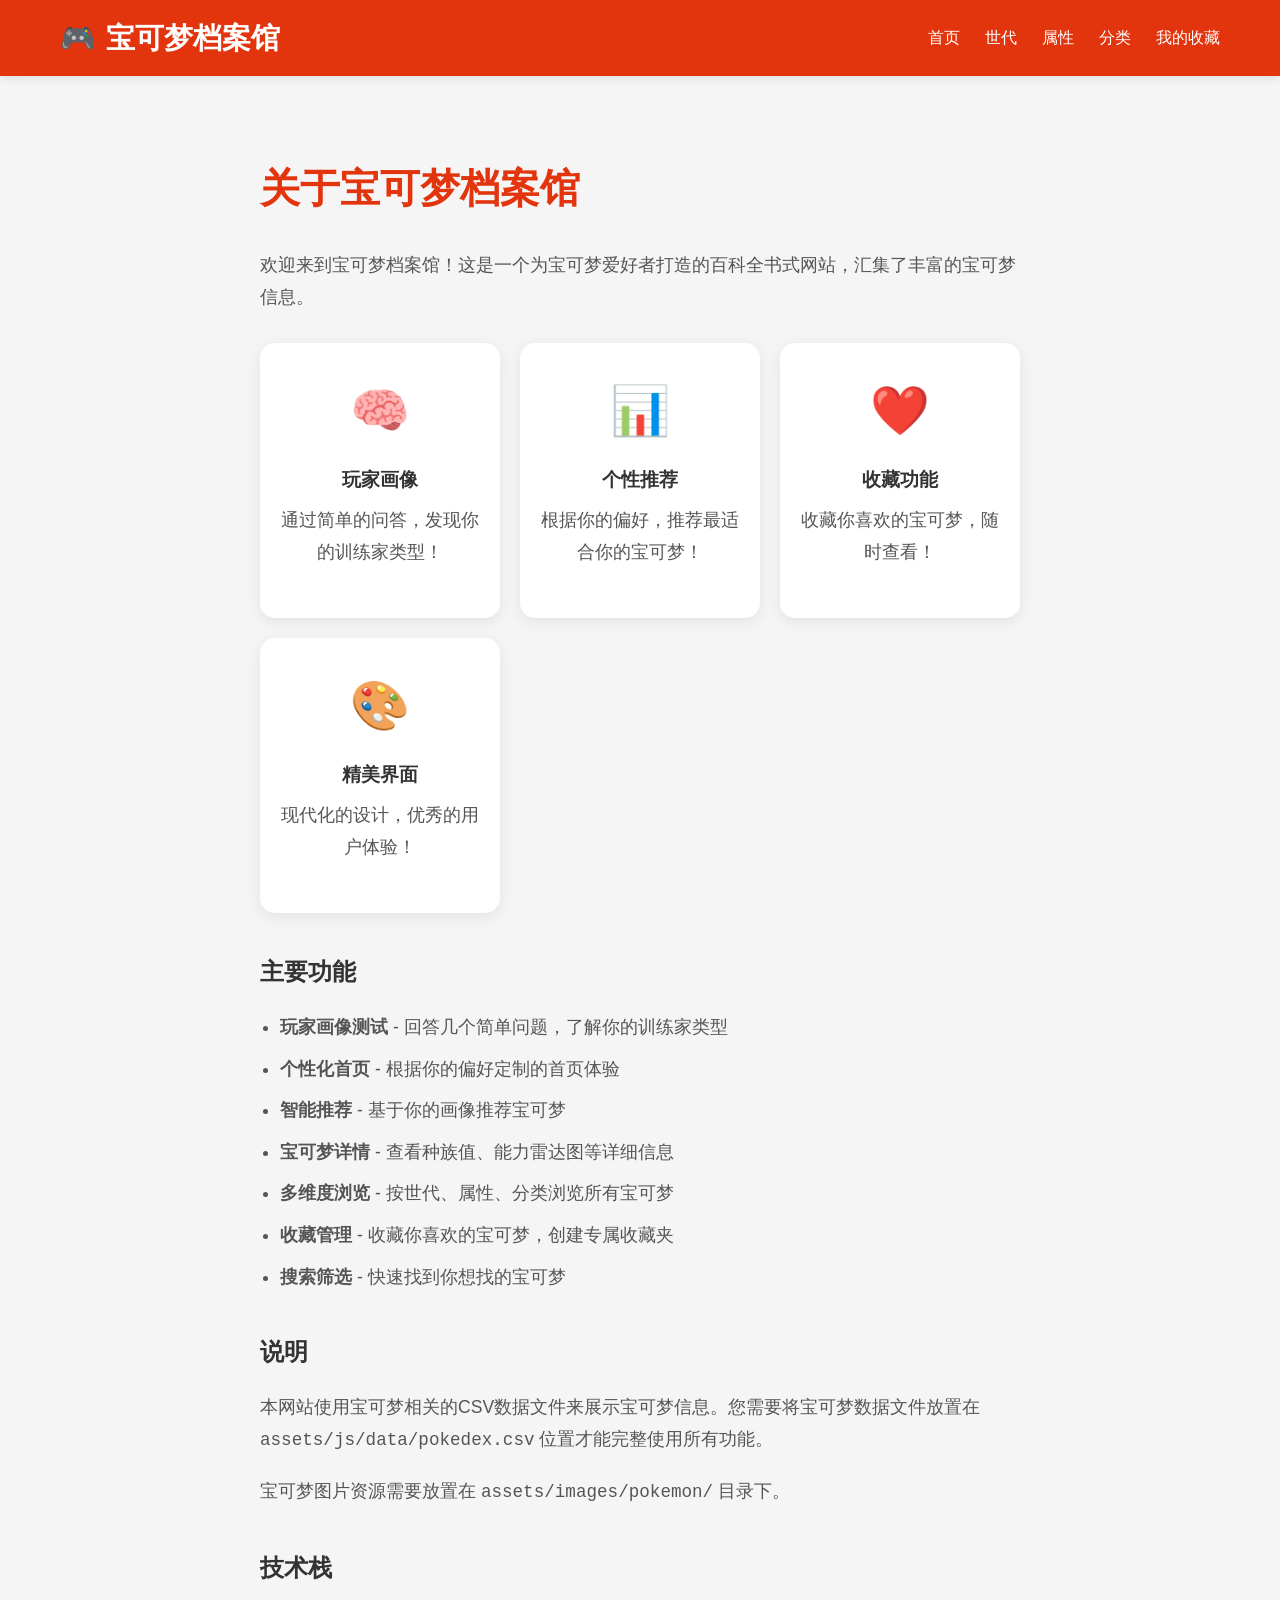
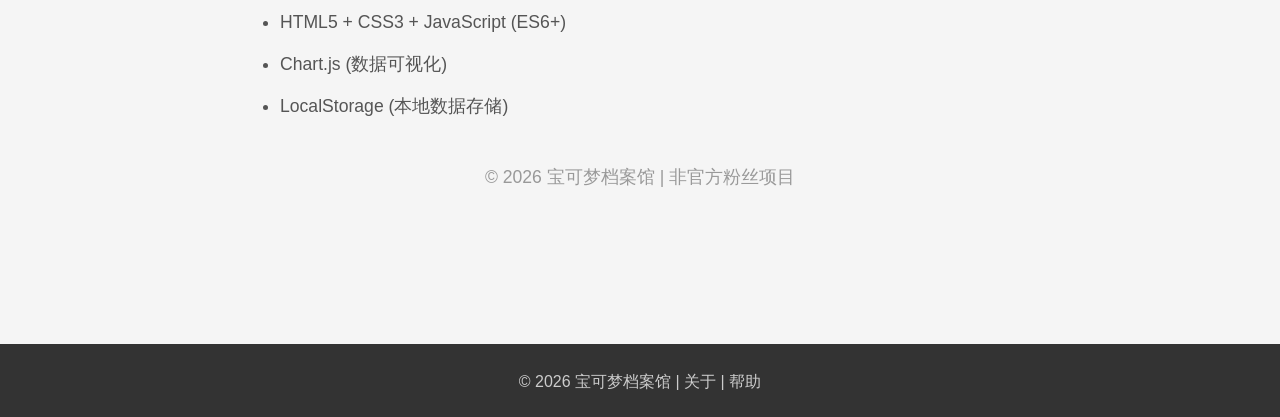
<file: about/index.html>
<!DOCTYPE html>
<html lang="zh-CN">
<head>
    <meta charset="UTF-8">
    <meta name="viewport" content="width=device-width, initial-scale=1.0">
    <title>关于 - 宝可梦档案馆</title>
    <link rel="stylesheet" href="../assets/css/common.css">
    <style>
        .about-page {
            max-width: 800px;
            margin: 0 auto;
            padding: 40px 20px;
        }
        .about-page h1 {
            font-size: 2.5rem;
            margin-bottom: 30px;
            color: #E3350D;
        }
        .about-page h2 {
            font-size: 1.5rem;
            margin: 40px 0 20px;
            color: #333;
        }
        .about-page p {
            font-size: 1.1rem;
            line-height: 1.8;
            color: #555;
            margin-bottom: 20px;
        }
        .about-page ul {
            margin-left: 20px;
        }
        .about-page li {
            font-size: 1.1rem;
            line-height: 1.8;
            color: #555;
            margin-bottom: 10px;
        }
        .feature-grid {
            display: grid;
            grid-template-columns: repeat(auto-fit, minmax(200px, 1fr));
            gap: 20px;
            margin: 30px 0;
        }
        .feature-card {
            background: white;
            padding: 30px 20px;
            border-radius: 15px;
            text-align: center;
            box-shadow: 0 4px 15px rgba(0, 0, 0, 0.08);
        }
        .feature-icon {
            font-size: 3rem;
            margin-bottom: 15px;
        }
        .feature-card h3 {
            margin-bottom: 10px;
            color: #333;
        }
    </style>
</head>
<body>
    <header>
        <div class="container">
            <div class="logo">
                <span>🎮</span>
                <span>宝可梦档案馆</span>
            </div>
            <nav>
                <ul>
                    <li><a href="../index.html">首页</a></li>
                    <li><a href="../browse/generation.html">世代</a></li>
                    <li><a href="../browse/type.html">属性</a></li>
                    <li><a href="../browse/category.html">分类</a></li>
                    <li><a href="../user/collection.html">我的收藏</a></li>
                </ul>
            </nav>
        </div>
    </header>

    <main>
        <div class="about-page">
            <h1>关于宝可梦档案馆</h1>
            
            <p>欢迎来到宝可梦档案馆！这是一个为宝可梦爱好者打造的百科全书式网站，汇集了丰富的宝可梦信息。</p>
            
            <div class="feature-grid">
                <div class="feature-card">
                    <div class="feature-icon">🧠</div>
                    <h3>玩家画像</h3>
                    <p>通过简单的问答，发现你的训练家类型！</p>
                </div>
                <div class="feature-card">
                    <div class="feature-icon">📊</div>
                    <h3>个性推荐</h3>
                    <p>根据你的偏好，推荐最适合你的宝可梦！</p>
                </div>
                <div class="feature-card">
                    <div class="feature-icon">❤️</div>
                    <h3>收藏功能</h3>
                    <p>收藏你喜欢的宝可梦，随时查看！</p>
                </div>
                <div class="feature-card">
                    <div class="feature-icon">🎨</div>
                    <h3>精美界面</h3>
                    <p>现代化的设计，优秀的用户体验！</p>
                </div>
            </div>
            
            <h2>主要功能</h2>
            <ul>
                <li><strong>玩家画像测试</strong> - 回答几个简单问题，了解你的训练家类型</li>
                <li><strong>个性化首页</strong> - 根据你的偏好定制的首页体验</li>
                <li><strong>智能推荐</strong> - 基于你的画像推荐宝可梦</li>
                <li><strong>宝可梦详情</strong> - 查看种族值、能力雷达图等详细信息</li>
                <li><strong>多维度浏览</strong> - 按世代、属性、分类浏览所有宝可梦</li>
                <li><strong>收藏管理</strong> - 收藏你喜欢的宝可梦，创建专属收藏夹</li>
                <li><strong>搜索筛选</strong> - 快速找到你想找的宝可梦</li>
            </ul>
            
            <h2>说明</h2>
            <p>本网站使用宝可梦相关的CSV数据文件来展示宝可梦信息。您需要将宝可梦数据文件放置在 <code>assets/js/data/pokedex.csv</code> 位置才能完整使用所有功能。</p>
            <p>宝可梦图片资源需要放置在 <code>assets/images/pokemon/</code> 目录下。</p>
            
            <h2>技术栈</h2>
            <ul>
                <li>HTML5 + CSS3 + JavaScript (ES6+)</li>
                <li>Chart.js (数据可视化)</li>
                <li>LocalStorage (本地数据存储)</li>
            </ul>
            
            <p style="margin-top: 40px; text-align: center; color: #999;">
                © 2026 宝可梦档案馆 | 非官方粉丝项目
            </p>
        </div>
    </main>

    <footer>
        <div class="container">
            <p>© 2026 宝可梦档案馆 | <a href="index.html">关于</a> | <a href="../help/guide.html">帮助</a></p>
        </div>
    </footer>
</body>
</html>
</file>
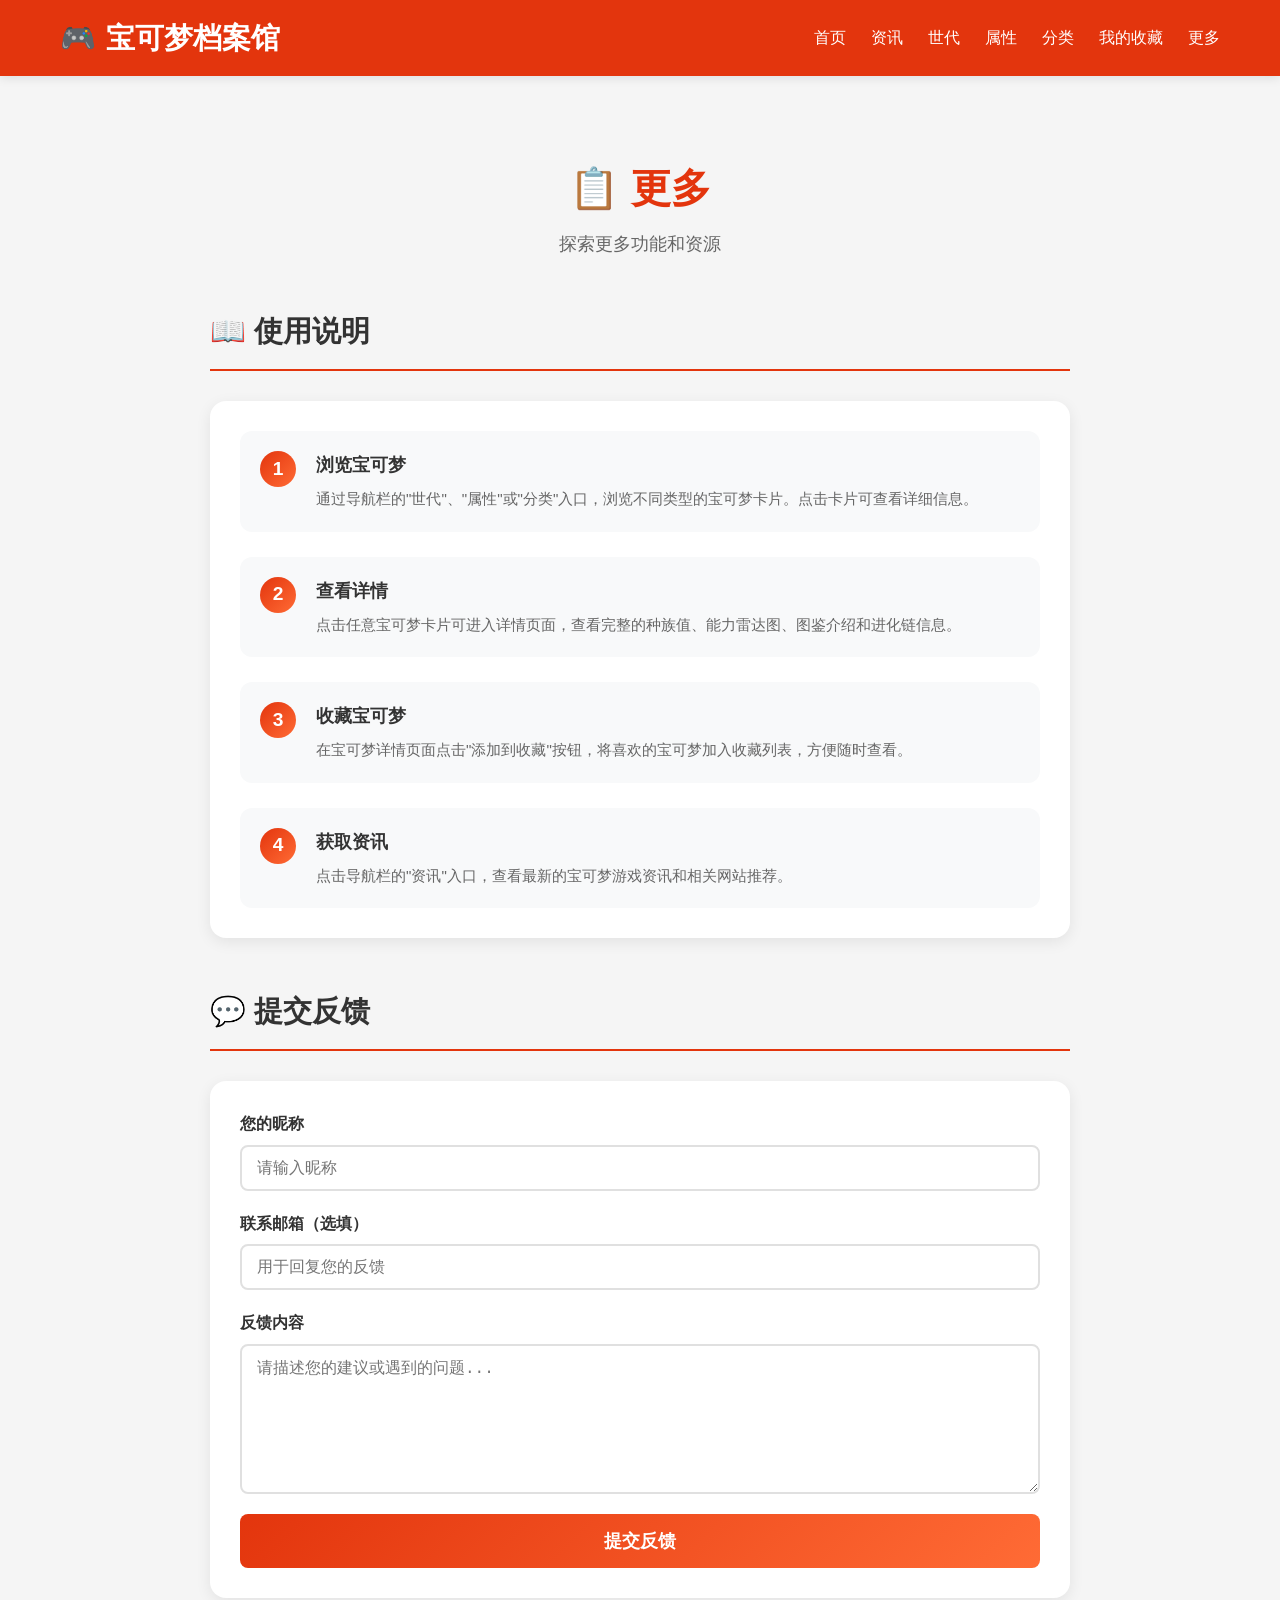
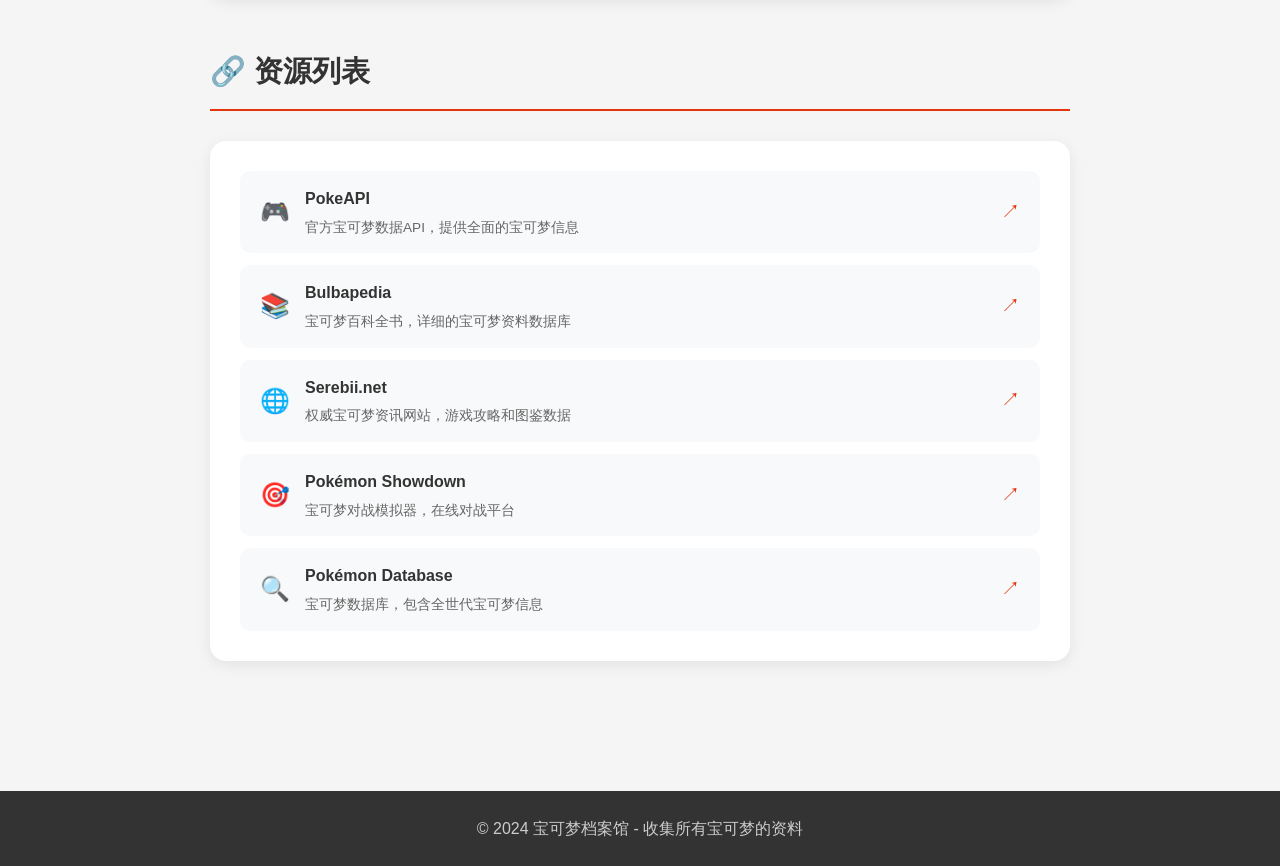
<file: more.html>
<!DOCTYPE html>
<html lang="zh-CN">
<head>
    <meta charset="UTF-8">
    <meta name="viewport" content="width=device-width, initial-scale=1.0">
    <title>更多 - 宝可梦档案馆</title>
    <link rel="stylesheet" href="assets/css/common.css">
    <style>
        .more-container {
            max-width: 900px;
            margin: 0 auto;
            padding: 40px 20px;
        }
        
        .more-header {
            text-align: center;
            margin-bottom: 50px;
        }
        
        .more-header h1 {
            font-size: 2.5rem;
            color: #e3350d;
            margin-bottom: 10px;
        }
        
        .more-header p {
            color: #666;
            font-size: 1.1rem;
        }
        
        .more-grid {
            display: grid;
            grid-template-columns: repeat(auto-fit, minmax(280px, 1fr));
            gap: 30px;
        }
        
        .more-card {
            background: white;
            border-radius: 16px;
            padding: 30px;
            box-shadow: 0 4px 15px rgba(0, 0, 0, 0.08);
            transition: transform 0.3s, box-shadow 0.3s;
            cursor: pointer;
            text-align: center;
        }
        
        .more-card:hover {
            transform: translateY(-5px);
            box-shadow: 0 8px 25px rgba(0, 0, 0, 0.12);
        }
        
        .more-icon {
            font-size: 3.5rem;
            margin-bottom: 20px;
        }
        
        .more-card h3 {
            font-size: 1.4rem;
            color: #333;
            margin-bottom: 15px;
        }
        
        .more-card p {
            color: #666;
            font-size: 0.95rem;
            line-height: 1.6;
        }
        
        .more-card .arrow {
            display: inline-block;
            margin-top: 20px;
            color: #e3350d;
            font-weight: bold;
            opacity: 0;
            transition: opacity 0.3s;
        }
        
        .more-card:hover .arrow {
            opacity: 1;
        }
        
        .section-title {
            font-size: 1.8rem;
            color: #333;
            margin: 50px 0 30px 0;
            padding-bottom: 15px;
            border-bottom: 2px solid #e3350d;
        }
        
        /* 使用说明样式 */
        .guide-section {
            background: white;
            border-radius: 16px;
            padding: 30px;
            box-shadow: 0 4px 15px rgba(0, 0, 0, 0.08);
        }
        
        .guide-item {
            display: flex;
            align-items: flex-start;
            margin-bottom: 25px;
            padding: 20px;
            background: #f8f9fa;
            border-radius: 12px;
        }
        
        .guide-item:last-child {
            margin-bottom: 0;
        }
        
        .guide-number {
            width: 36px;
            height: 36px;
            background: linear-gradient(135deg, #e3350d, #ff6b35);
            color: white;
            border-radius: 50%;
            display: flex;
            align-items: center;
            justify-content: center;
            font-weight: bold;
            font-size: 1.2rem;
            margin-right: 20px;
            flex-shrink: 0;
        }
        
        .guide-content h4 {
            margin: 0 0 8px 0;
            color: #333;
            font-size: 1.1rem;
        }
        
        .guide-content p {
            margin: 0;
            color: #666;
            font-size: 0.95rem;
        }
        
        /* 反馈表单样式 */
        .feedback-section {
            background: white;
            border-radius: 16px;
            padding: 30px;
            box-shadow: 0 4px 15px rgba(0, 0, 0, 0.08);
        }
        
        .feedback-form {
            display: flex;
            flex-direction: column;
            gap: 20px;
        }
        
        .form-group {
            display: flex;
            flex-direction: column;
        }
        
        .form-group label {
            font-weight: bold;
            color: #333;
            margin-bottom: 8px;
        }
        
        .form-group input,
        .form-group textarea {
            padding: 12px 15px;
            border: 2px solid #e0e0e0;
            border-radius: 8px;
            font-size: 1rem;
            transition: border-color 0.3s;
        }
        
        .form-group input:focus,
        .form-group textarea:focus {
            outline: none;
            border-color: #e3350d;
        }
        
        .form-group textarea {
            min-height: 150px;
            resize: vertical;
        }
        
        .submit-btn {
            background: linear-gradient(135deg, #e3350d, #ff6b35);
            color: white;
            border: none;
            padding: 15px 30px;
            border-radius: 8px;
            font-size: 1.1rem;
            font-weight: bold;
            cursor: pointer;
            transition: transform 0.2s, box-shadow 0.2s;
        }
        
        .submit-btn:hover {
            transform: translateY(-2px);
            box-shadow: 0 4px 15px rgba(227, 53, 13, 0.3);
        }
        
        .submit-btn:active {
            transform: translateY(0);
        }
        
        .feedback-success {
            display: none;
            background: #d4edda;
            color: #155724;
            padding: 15px 20px;
            border-radius: 8px;
            margin-top: 20px;
            text-align: center;
        }
        
        /* 资源列表样式 */
        .resources-section {
            background: white;
            border-radius: 16px;
            padding: 30px;
            box-shadow: 0 4px 15px rgba(0, 0, 0, 0.08);
        }
        
        .resources-list {
            list-style: none;
            padding: 0;
            margin: 0;
        }
        
        .resource-item {
            display: flex;
            align-items: center;
            padding: 15px 20px;
            background: #f8f9fa;
            border-radius: 10px;
            margin-bottom: 12px;
            transition: background 0.3s;
        }
        
        .resource-item:last-child {
            margin-bottom: 0;
        }
        
        .resource-item:hover {
            background: #e9ecef;
        }
        
        .resource-icon {
            font-size: 1.5rem;
            margin-right: 15px;
        }
        
        .resource-info {
            flex: 1;
        }
        
        .resource-info h4 {
            margin: 0 0 5px 0;
            color: #333;
        }
        
        .resource-info p {
            margin: 0;
            color: #666;
            font-size: 0.85rem;
        }
        
        .resource-link {
            color: #e3350d;
            font-size: 1.2rem;
            text-decoration: none;
        }
        
        .resource-link:hover {
            text-decoration: underline;
        }
    </style>
</head>
<body>
    <header>
        <div class="container">
            <div class="logo">
                <span>🎮</span>
                <span>宝可梦档案馆</span>
            </div>
            <nav>
                <ul>
                    <li><a href="index.html">首页</a></li>
                    <li><a href="news.html">资讯</a></li>
                    <li><a href="browse/generation.html">世代</a></li>
                    <li><a href="browse/type.html">属性</a></li>
                    <li><a href="browse/category.html">分类</a></li>
                    <li><a href="user/collection.html">我的收藏</a></li>
                    <li><a href="more.html" class="active">更多</a></li>
                </ul>
            </nav>
        </div>
    </header>

    <main>
        <div class="more-container">
            <div class="more-header">
                <h1>📋 更多</h1>
                <p>探索更多功能和资源</p>
            </div>

            <!-- 使用说明 -->
            <h2 class="section-title">📖 使用说明</h2>
            <div class="guide-section">
                <div class="guide-item">
                    <div class="guide-number">1</div>
                    <div class="guide-content">
                        <h4>浏览宝可梦</h4>
                        <p>通过导航栏的"世代"、"属性"或"分类"入口，浏览不同类型的宝可梦卡片。点击卡片可查看详细信息。</p>
                    </div>
                </div>
                <div class="guide-item">
                    <div class="guide-number">2</div>
                    <div class="guide-content">
                        <h4>查看详情</h4>
                        <p>点击任意宝可梦卡片可进入详情页面，查看完整的种族值、能力雷达图、图鉴介绍和进化链信息。</p>
                    </div>
                </div>
                <div class="guide-item">
                    <div class="guide-number">3</div>
                    <div class="guide-content">
                        <h4>收藏宝可梦</h4>
                        <p>在宝可梦详情页面点击"添加到收藏"按钮，将喜欢的宝可梦加入收藏列表，方便随时查看。</p>
                    </div>
                </div>
                <div class="guide-item">
                    <div class="guide-number">4</div>
                    <div class="guide-content">
                        <h4>获取资讯</h4>
                        <p>点击导航栏的"资讯"入口，查看最新的宝可梦游戏资讯和相关网站推荐。</p>
                    </div>
                </div>
            </div>

            <!-- 提交反馈 -->
            <h2 class="section-title">💬 提交反馈</h2>
            <div class="feedback-section">
                <form class="feedback-form" id="feedbackForm">
                    <div class="form-group">
                        <label for="feedbackName">您的昵称</label>
                        <input type="text" id="feedbackName" placeholder="请输入昵称" required>
                    </div>
                    <div class="form-group">
                        <label for="feedbackEmail">联系邮箱（选填）</label>
                        <input type="email" id="feedbackEmail" placeholder="用于回复您的反馈">
                    </div>
                    <div class="form-group">
                        <label for="feedbackContent">反馈内容</label>
                        <textarea id="feedbackContent" placeholder="请描述您的建议或遇到的问题..." required></textarea>
                    </div>
                    <button type="submit" class="submit-btn">提交反馈</button>
                </form>
                <div class="feedback-success" id="feedbackSuccess">
                    ✅ 反馈提交成功！感谢您的建议，我们会认真处理。
                </div>
            </div>

            <!-- 资源列表 -->
            <h2 class="section-title">🔗 资源列表</h2>
            <div class="resources-section">
                <ul class="resources-list">
                    <li class="resource-item">
                        <span class="resource-icon">🎮</span>
                        <div class="resource-info">
                            <h4>PokeAPI</h4>
                            <p>官方宝可梦数据API，提供全面的宝可梦信息</p>
                        </div>
                        <a href="https://pokeapi.co/" target="_blank" class="resource-link">↗</a>
                    </li>
                    <li class="resource-item">
                        <span class="resource-icon">📚</span>
                        <div class="resource-info">
                            <h4>Bulbapedia</h4>
                            <p>宝可梦百科全书，详细的宝可梦资料数据库</p>
                        </div>
                        <a href="https://bulbapedia.bulbagarden.net/" target="_blank" class="resource-link">↗</a>
                    </li>
                    <li class="resource-item">
                        <span class="resource-icon">🌐</span>
                        <div class="resource-info">
                            <h4>Serebii.net</h4>
                            <p>权威宝可梦资讯网站，游戏攻略和图鉴数据</p>
                        </div>
                        <a href="https://www.serebii.net/" target="_blank" class="resource-link">↗</a>
                    </li>
                    <li class="resource-item">
                        <span class="resource-icon">🎯</span>
                        <div class="resource-info">
                            <h4>Pokémon Showdown</h4>
                            <p>宝可梦对战模拟器，在线对战平台</p>
                        </div>
                        <a href="https://play.pokemonshowdown.com/" target="_blank" class="resource-link">↗</a>
                    </li>
                    <li class="resource-item">
                        <span class="resource-icon">🔍</span>
                        <div class="resource-info">
                            <h4>Pokémon Database</h4>
                            <p>宝可梦数据库，包含全世代宝可梦信息</p>
                        </div>
                        <a href="https://pokemondb.net/" target="_blank" class="resource-link">↗</a>
                    </li>
                </ul>
            </div>
        </div>
    </main>

    <footer>
        <div class="container">
            <p>&copy; 2024 宝可梦档案馆 - 收集所有宝可梦的资料</p>
        </div>
    </footer>

    <script>
        document.getElementById('feedbackForm').addEventListener('submit', function(e) {
            e.preventDefault();
            
            const name = document.getElementById('feedbackName').value;
            const email = document.getElementById('feedbackEmail').value;
            const content = document.getElementById('feedbackContent').value;
            
            console.log('反馈信息:', { name, email, content });
            
            document.getElementById('feedbackForm').style.display = 'none';
            document.getElementById('feedbackSuccess').style.display = 'block';
        });
    </script>
</body>
</html>
</file>
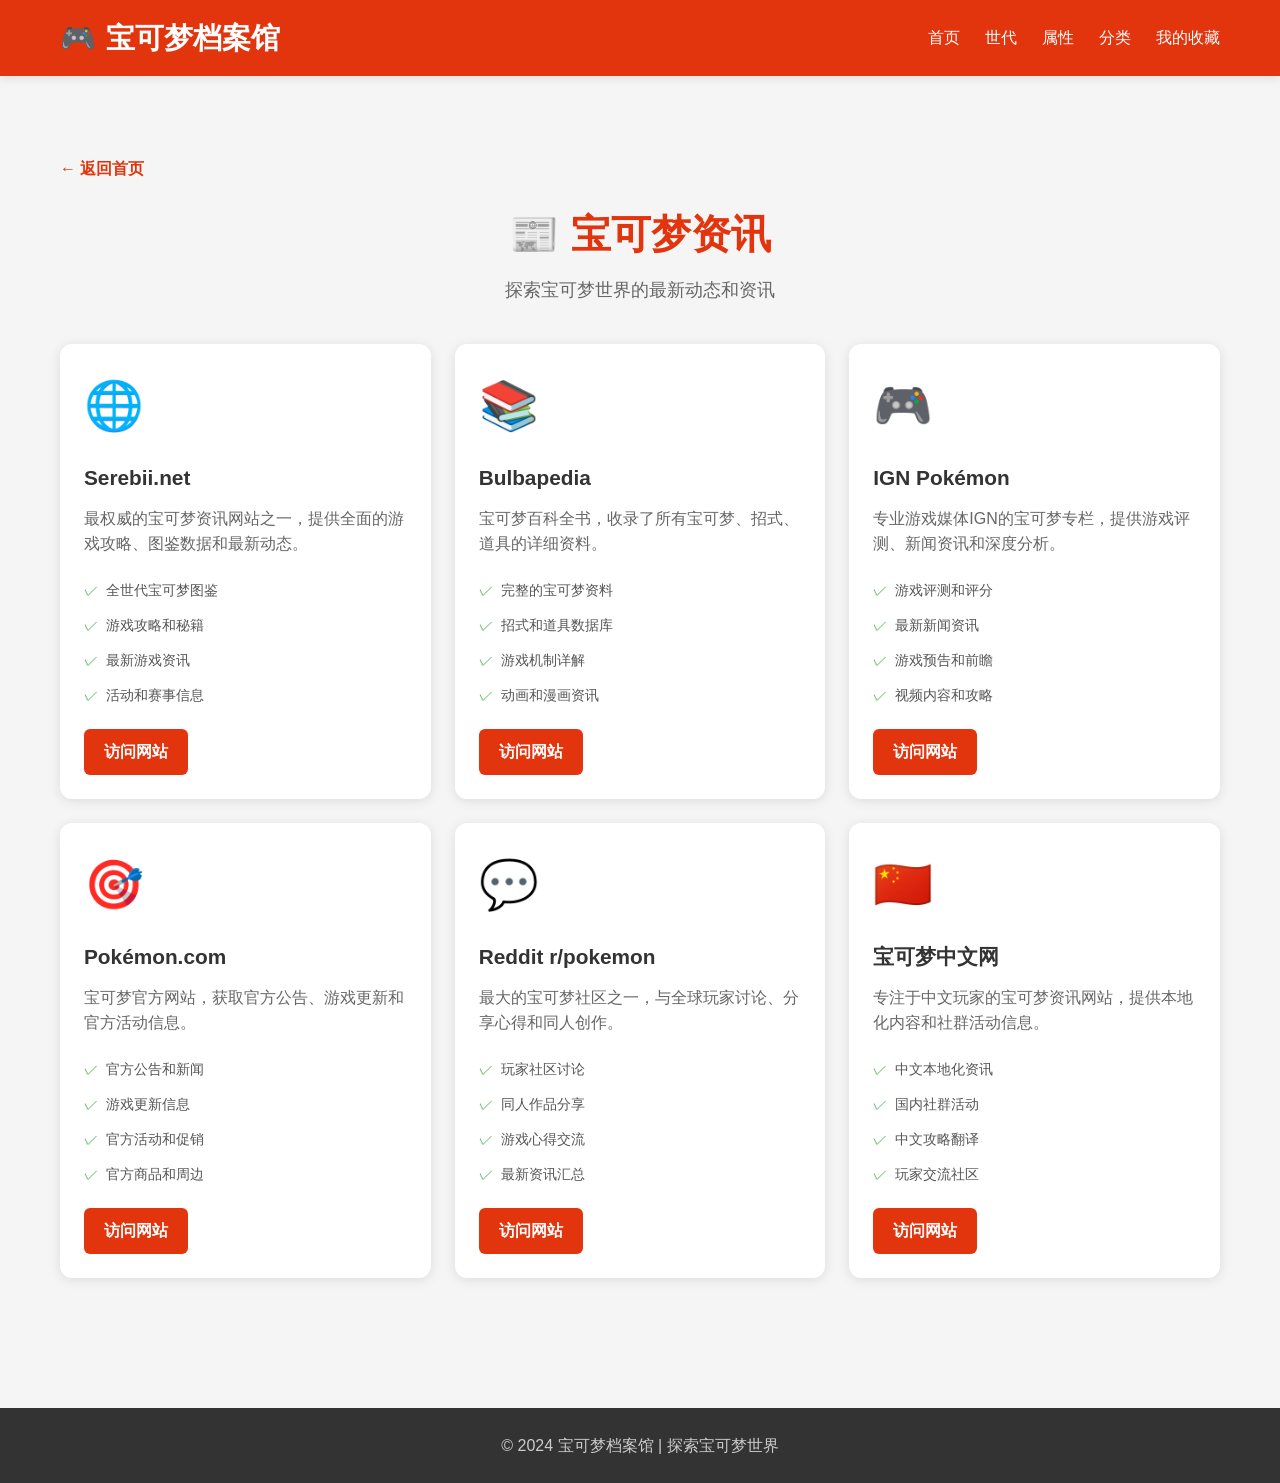
<file: news.html>
<!DOCTYPE html>
<html lang="zh-CN">
<head>
    <meta charset="UTF-8">
    <meta name="viewport" content="width=device-width, initial-scale=1.0">
    <title>宝可梦资讯 - 宝可梦档案馆</title>
    <link rel="stylesheet" href="assets/css/common.css">
    <style>
        .news-container {
            max-width: 1200px;
            margin: 0 auto;
            padding: 40px 20px;
        }

        .news-header {
            text-align: center;
            margin-bottom: 40px;
        }

        .news-header h1 {
            font-size: 2.5rem;
            color: #e3350d;
            margin-bottom: 10px;
        }

        .news-header p {
            color: #666;
            font-size: 1.1rem;
        }

        .news-grid {
            display: grid;
            grid-template-columns: repeat(auto-fit, minmax(300px, 1fr));
            gap: 24px;
        }

        .news-card {
            background: white;
            border-radius: 12px;
            padding: 24px;
            box-shadow: 0 2px 12px rgba(0, 0, 0, 0.1);
            transition: transform 0.2s, box-shadow 0.2s;
        }

        .news-card:hover {
            transform: translateY(-4px);
            box-shadow: 0 4px 20px rgba(0, 0, 0, 0.15);
        }

        .news-logo {
            font-size: 3rem;
            margin-bottom: 16px;
        }

        .news-card h3 {
            font-size: 1.3rem;
            color: #333;
            margin-bottom: 12px;
        }

        .news-card p {
            color: #666;
            line-height: 1.6;
            margin-bottom: 16px;
        }

        .news-features {
            list-style: none;
            padding: 0;
            margin-bottom: 16px;
        }

        .news-features li {
            padding: 6px 0;
            color: #555;
            font-size: 0.9rem;
        }

        .news-features li::before {
            content: '✓';
            color: #4CAF50;
            margin-right: 8px;
        }

        .news-link {
            display: inline-block;
            padding: 10px 20px;
            background: #e3350d;
            color: white;
            text-decoration: none;
            border-radius: 6px;
            font-weight: bold;
            transition: background 0.2s;
        }

        .news-link:hover {
            background: #c92a09;
        }

        .back-link {
            display: inline-block;
            margin-bottom: 20px;
            color: #e3350d;
            text-decoration: none;
            font-weight: bold;
        }

        .back-link:hover {
            text-decoration: underline;
        }
    </style>
</head>
<body>
    <header>
        <div class="container">
            <div class="logo">
                <span>🎮</span>
                <span>宝可梦档案馆</span>
            </div>
            <nav>
                <ul>
                    <li><a href="index.html">首页</a></li>
                    <li><a href="browse/generation.html">世代</a></li>
                    <li><a href="browse/type.html">属性</a></li>
                    <li><a href="browse/category.html">分类</a></li>
                    <li><a href="user/collection.html">我的收藏</a></li>
                </ul>
            </nav>
        </div>
    </header>

    <main>
        <div class="news-container">
            <a href="index.html" class="back-link">← 返回首页</a>
            
            <div class="news-header">
                <h1>📰 宝可梦资讯</h1>
                <p>探索宝可梦世界的最新动态和资讯</p>
            </div>

            <div class="news-grid">
                <div class="news-card">
                    <div class="news-logo">🌐</div>
                    <h3>Serebii.net</h3>
                    <p>最权威的宝可梦资讯网站之一，提供全面的游戏攻略、图鉴数据和最新动态。</p>
                    <ul class="news-features">
                        <li>全世代宝可梦图鉴</li>
                        <li>游戏攻略和秘籍</li>
                        <li>最新游戏资讯</li>
                        <li>活动和赛事信息</li>
                    </ul>
                    <a href="https://www.serebii.net" target="_blank" class="news-link">访问网站</a>
                </div>

                <div class="news-card">
                    <div class="news-logo">📚</div>
                    <h3>Bulbapedia</h3>
                    <p>宝可梦百科全书，收录了所有宝可梦、招式、道具的详细资料。</p>
                    <ul class="news-features">
                        <li>完整的宝可梦资料</li>
                        <li>招式和道具数据库</li>
                        <li>游戏机制详解</li>
                        <li>动画和漫画资讯</li>
                    </ul>
                    <a href="https://bulbapedia.bulbagarden.net" target="_blank" class="news-link">访问网站</a>
                </div>

                <div class="news-card">
                    <div class="news-logo">🎮</div>
                    <h3>IGN Pokémon</h3>
                    <p>专业游戏媒体IGN的宝可梦专栏，提供游戏评测、新闻资讯和深度分析。</p>
                    <ul class="news-features">
                        <li>游戏评测和评分</li>
                        <li>最新新闻资讯</li>
                        <li>游戏预告和前瞻</li>
                        <li>视频内容和攻略</li>
                    </ul>
                    <a href="https://www.ign.com/games/pokemon" target="_blank" class="news-link">访问网站</a>
                </div>

                <div class="news-card">
                    <div class="news-logo">🎯</div>
                    <h3>Pokémon.com</h3>
                    <p>宝可梦官方网站，获取官方公告、游戏更新和官方活动信息。</p>
                    <ul class="news-features">
                        <li>官方公告和新闻</li>
                        <li>游戏更新信息</li>
                        <li>官方活动和促销</li>
                        <li>官方商品和周边</li>
                    </ul>
                    <a href="https://www.pokemon.com" target="_blank" class="news-link">访问网站</a>
                </div>

                <div class="news-card">
                    <div class="news-logo">💬</div>
                    <h3>Reddit r/pokemon</h3>
                    <p>最大的宝可梦社区之一，与全球玩家讨论、分享心得和同人创作。</p>
                    <ul class="news-features">
                        <li>玩家社区讨论</li>
                        <li>同人作品分享</li>
                        <li>游戏心得交流</li>
                        <li>最新资讯汇总</li>
                    </ul>
                    <a href="https://www.reddit.com/r/pokemon" target="_blank" class="news-link">访问网站</a>
                </div>

                <div class="news-card">
                    <div class="news-logo">🇨🇳</div>
                    <h3>宝可梦中文网</h3>
                    <p>专注于中文玩家的宝可梦资讯网站，提供本地化内容和社群活动信息。</p>
                    <ul class="news-features">
                        <li>中文本地化资讯</li>
                        <li>国内社群活动</li>
                        <li>中文攻略翻译</li>
                        <li>玩家交流社区</li>
                    </ul>
                    <a href="https://www.pokemon.com/cn" target="_blank" class="news-link">访问网站</a>
                </div>
            </div>
        </div>
    </main>

    <footer>
        <div class="container">
            <p>&copy; 2024 宝可梦档案馆 | 探索宝可梦世界</p>
        </div>
    </footer>
</body>
</html>
</file>
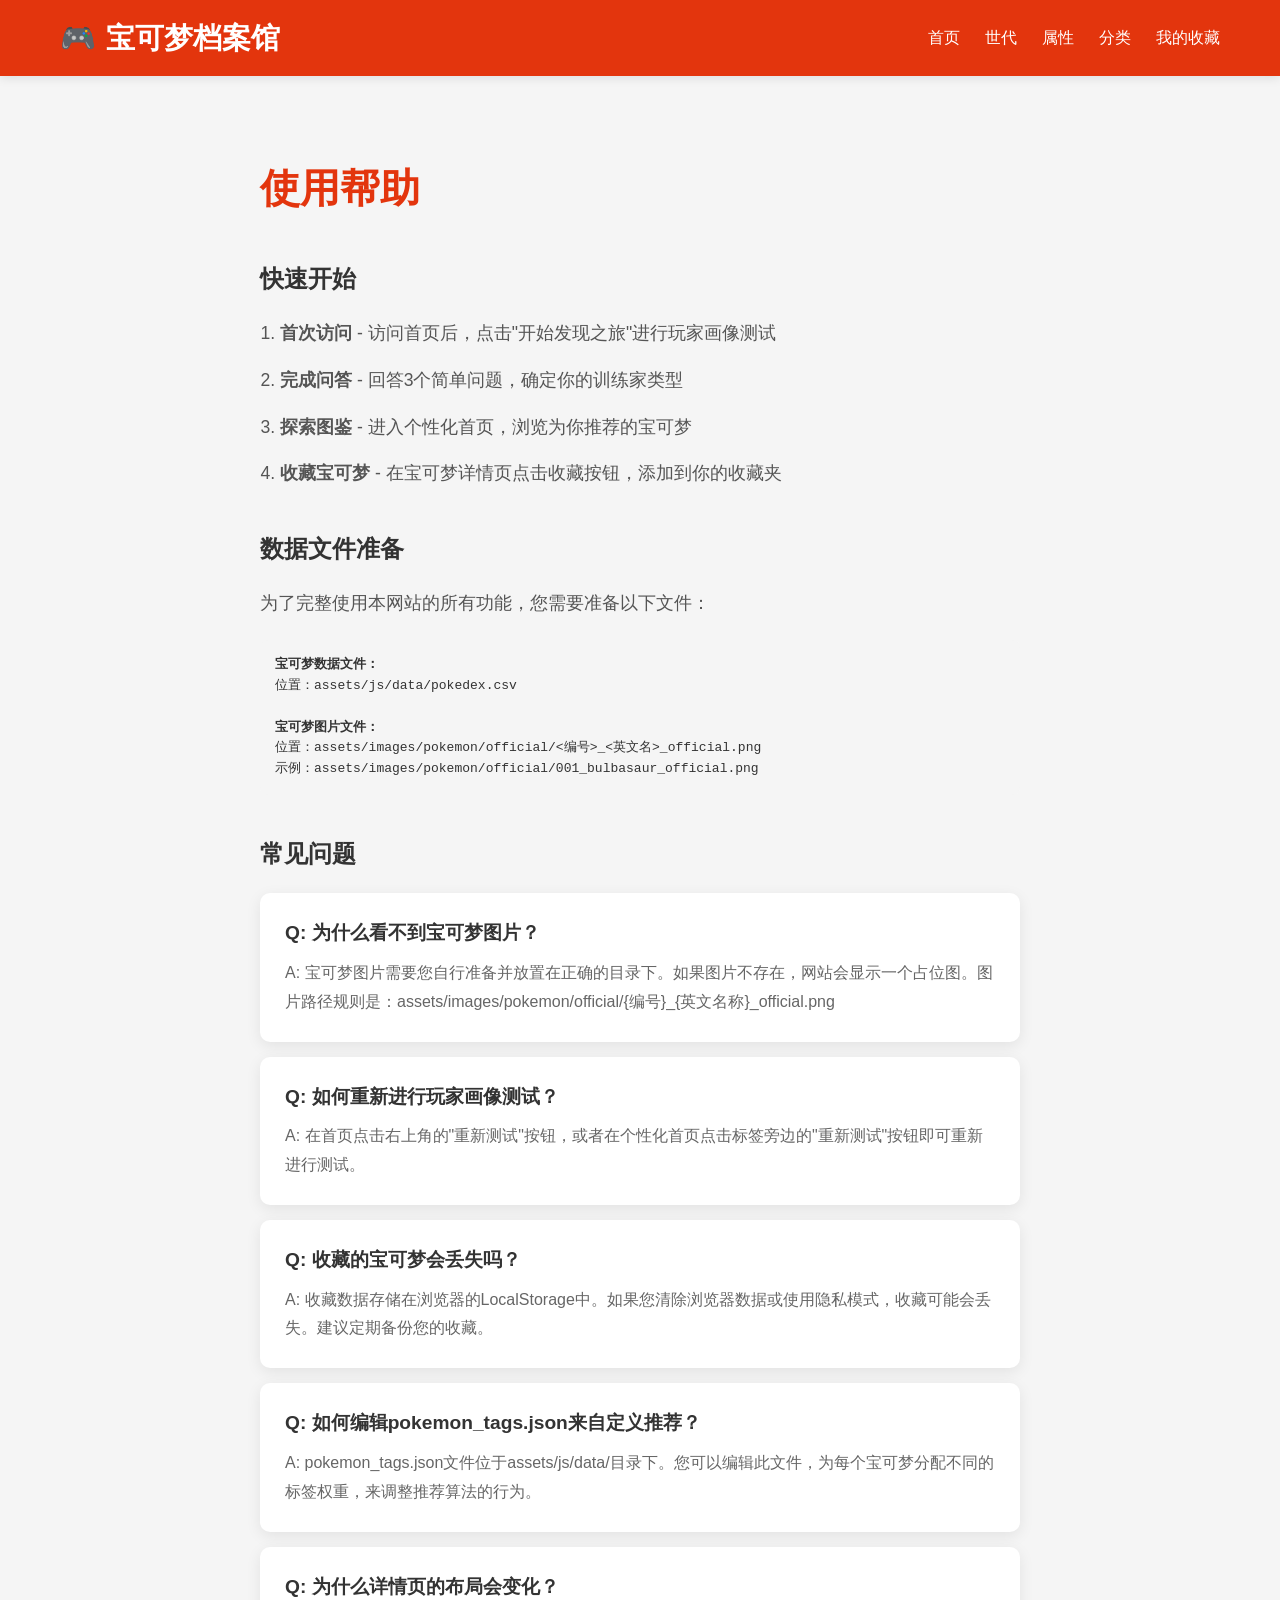
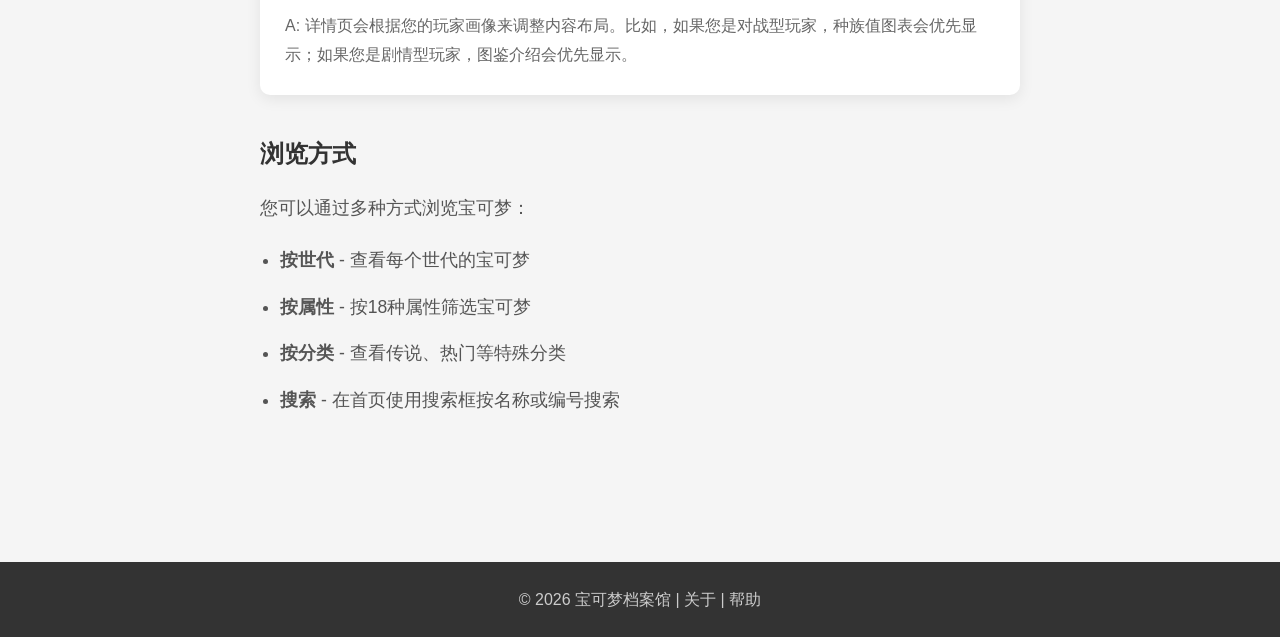
<file: help/guide.html>
<!DOCTYPE html>
<html lang="zh-CN">
<head>
    <meta charset="UTF-8">
    <meta name="viewport" content="width=device-width, initial-scale=1.0">
    <title>帮助 - 宝可梦档案馆</title>
    <link rel="stylesheet" href="../assets/css/common.css">
    <style>
        .help-page {
            max-width: 800px;
            margin: 0 auto;
            padding: 40px 20px;
        }
        .help-page h1 {
            font-size: 2.5rem;
            margin-bottom: 30px;
            color: #E3350D;
        }
        .help-page h2 {
            font-size: 1.5rem;
            margin: 40px 0 20px;
            color: #333;
        }
        .help-page p {
            font-size: 1.1rem;
            line-height: 1.8;
            color: #555;
            margin-bottom: 20px;
        }
        .help-page ol {
            margin-left: 20px;
        }
        .help-page li {
            font-size: 1.1rem;
            line-height: 1.8;
            color: #555;
            margin-bottom: 15px;
        }
        .faq-item {
            background: white;
            border-radius: 10px;
            padding: 25px;
            margin-bottom: 15px;
            box-shadow: 0 4px 15px rgba(0, 0, 0, 0.08);
        }
        .faq-question {
            font-weight: 600;
            font-size: 1.2rem;
            color: #333;
            margin-bottom: 10px;
        }
        .faq-answer {
            color: #666;
            line-height: 1.8;
        }
        .code-box {
            background: #f5f5f5;
            padding: 15px;
            border-radius: 8px;
            font-family: monospace;
            margin: 15px 0;
        }
    </style>
</head>
<body>
    <header>
        <div class="container">
            <div class="logo">
                <span>🎮</span>
                <span>宝可梦档案馆</span>
            </div>
            <nav>
                <ul>
                    <li><a href="../index.html">首页</a></li>
                    <li><a href="../browse/generation.html">世代</a></li>
                    <li><a href="../browse/type.html">属性</a></li>
                    <li><a href="../browse/category.html">分类</a></li>
                    <li><a href="../user/collection.html">我的收藏</a></li>
                </ul>
            </nav>
        </div>
    </header>

    <main>
        <div class="help-page">
            <h1>使用帮助</h1>
            
            <h2>快速开始</h2>
            <ol>
                <li><strong>首次访问</strong> - 访问首页后，点击"开始发现之旅"进行玩家画像测试</li>
                <li><strong>完成问答</strong> - 回答3个简单问题，确定你的训练家类型</li>
                <li><strong>探索图鉴</strong> - 进入个性化首页，浏览为你推荐的宝可梦</li>
                <li><strong>收藏宝可梦</strong> - 在宝可梦详情页点击收藏按钮，添加到你的收藏夹</li>
            </ol>
            
            <h2>数据文件准备</h2>
            <p>为了完整使用本网站的所有功能，您需要准备以下文件：</p>
            <div class="code-box">
                <strong>宝可梦数据文件：</strong><br>
                位置：assets/js/data/pokedex.csv<br><br>
                <strong>宝可梦图片文件：</strong><br>
                位置：assets/images/pokemon/official/&lt;编号&gt;_&lt;英文名&gt;_official.png<br>
                示例：assets/images/pokemon/official/001_bulbasaur_official.png
            </div>
            
            <h2>常见问题</h2>
            
            <div class="faq-item">
                <div class="faq-question">Q: 为什么看不到宝可梦图片？</div>
                <div class="faq-answer">A: 宝可梦图片需要您自行准备并放置在正确的目录下。如果图片不存在，网站会显示一个占位图。图片路径规则是：assets/images/pokemon/official/{编号}_{英文名称}_official.png</div>
            </div>
            
            <div class="faq-item">
                <div class="faq-question">Q: 如何重新进行玩家画像测试？</div>
                <div class="faq-answer">A: 在首页点击右上角的"重新测试"按钮，或者在个性化首页点击标签旁边的"重新测试"按钮即可重新进行测试。</div>
            </div>
            
            <div class="faq-item">
                <div class="faq-question">Q: 收藏的宝可梦会丢失吗？</div>
                <div class="faq-answer">A: 收藏数据存储在浏览器的LocalStorage中。如果您清除浏览器数据或使用隐私模式，收藏可能会丢失。建议定期备份您的收藏。</div>
            </div>
            
            <div class="faq-item">
                <div class="faq-question">Q: 如何编辑pokemon_tags.json来自定义推荐？</div>
                <div class="faq-answer">A: pokemon_tags.json文件位于assets/js/data/目录下。您可以编辑此文件，为每个宝可梦分配不同的标签权重，来调整推荐算法的行为。</div>
            </div>
            
            <div class="faq-item">
                <div class="faq-question">Q: 为什么详情页的布局会变化？</div>
                <div class="faq-answer">A: 详情页会根据您的玩家画像来调整内容布局。比如，如果您是对战型玩家，种族值图表会优先显示；如果您是剧情型玩家，图鉴介绍会优先显示。</div>
            </div>
            
            <h2>浏览方式</h2>
            <p>您可以通过多种方式浏览宝可梦：</p>
            <ul style="font-size: 1.1rem; line-height: 1.8; color: #555; margin-left: 20px;">
                <li><strong>按世代</strong> - 查看每个世代的宝可梦</li>
                <li><strong>按属性</strong> - 按18种属性筛选宝可梦</li>
                <li><strong>按分类</strong> - 查看传说、热门等特殊分类</li>
                <li><strong>搜索</strong> - 在首页使用搜索框按名称或编号搜索</li>
            </ul>
        </div>
    </main>

    <footer>
        <div class="container">
            <p>© 2026 宝可梦档案馆 | <a href="../about/index.html">关于</a> | <a href="guide.html">帮助</a></p>
        </div>
    </footer>
</body>
</html>
</file>
<file: assets/css/common.css>
* {
    margin: 0;
    padding: 0;
    box-sizing: border-box;
}

body {
    font-family: 'Segoe UI', Tahoma, Geneva, Verdana, sans-serif;
    background-color: #f5f5f5;
    color: #333;
    line-height: 1.6;
}

a {
    text-decoration: none;
    color: inherit;
}

.container {
    max-width: 1200px;
    margin: 0 auto;
    padding: 0 20px;
}

header {
    background-color: #E3350D;
    color: white;
    padding: 15px 0;
    box-shadow: 0 2px 10px rgba(0, 0, 0, 0.1);
}

header .container {
    display: flex;
    justify-content: space-between;
    align-items: center;
}

.logo {
    font-size: 1.8rem;
    font-weight: bold;
    display: flex;
    align-items: center;
    gap: 10px;
}

nav ul {
    display: flex;
    list-style: none;
    gap: 25px;
}

nav a {
    color: white;
    font-weight: 500;
    transition: opacity 0.3s;
}

nav a:hover {
    opacity: 0.8;
}

main {
    min-height: calc(100vh - 150px);
    padding: 40px 0;
}

footer {
    background-color: #333;
    color: #ccc;
    text-align: center;
    padding: 25px 0;
    margin-top: 50px;
}

.card {
    background: white;
    border-radius: 12px;
    box-shadow: 0 4px 15px rgba(0, 0, 0, 0.08);
    overflow: hidden;
    transition: transform 0.3s, box-shadow 0.3s;
}

.card:hover {
    transform: translateY(-5px);
    box-shadow: 0 8px 25px rgba(0, 0, 0, 0.12);
}

.btn {
    display: inline-block;
    padding: 12px 28px;
    border-radius: 25px;
    font-weight: 600;
    cursor: pointer;
    border: none;
    transition: all 0.3s;
    font-size: 1rem;
}

.btn-primary {
    background-color: #E3350D;
    color: white;
}

.btn-primary:hover {
    background-color: #c42e0c;
    transform: scale(1.05);
}

.btn-secondary {
    background-color: #666;
    color: white;
}

.btn-secondary:hover {
    background-color: #555;
}

.type-normal { background-color: #A8A77A; }
.type-fire { background-color: #EE8130; }
.type-water { background-color: #6390F0; }
.type-electric { background-color: #F7D02C; }
.type-grass { background-color: #7AC74C; }
.type-ice { background-color: #96D9D6; }
.type-fighting { background-color: #C22E28; }
.type-poison { background-color: #A33EA1; }
.type-ground { background-color: #E2BF65; }
.type-flying { background-color: #A98FF3; }
.type-psychic { background-color: #F95587; }
.type-bug { background-color: #A6B91A; }
.type-rock { background-color: #B6A136; }
.type-ghost { background-color: #735797; }
.type-dragon { background-color: #6F35FC; }
.type-dark { background-color: #705746; }
.type-steel { background-color: #B7B7CE; }
.type-fairy { background-color: #D685AD; }

.type-badge {
    display: inline-block;
    padding: 4px 12px;
    border-radius: 15px;
    color: white;
    font-size: 0.8rem;
    font-weight: 600;
    text-transform: capitalize;
}

.pokemon-grid {
    display: grid;
    grid-template-columns: repeat(auto-fill, minmax(200px, 1fr));
    gap: 25px;
    margin-top: 30px;
}

.pokemon-card {
    text-align: center;
    padding: 20px;
    cursor: pointer;
}

.pokemon-card img {
    width: 120px;
    height: 120px;
    object-fit: contain;
    margin-bottom: 15px;
}

.pokemon-card .number {
    color: #999;
    font-size: 0.9rem;
}

.pokemon-card .name {
    font-size: 1.2rem;
    font-weight: 600;
    margin: 5px 0 10px;
}

.pokemon-card .types {
    display: flex;
    justify-content: center;
    gap: 8px;
    flex-wrap: wrap;
}

.pokemon-card .species {
    font-size: 0.85rem;
    color: #666;
    margin: 5px 0;
    font-style: italic;
}

.pokemon-card .physical-stats {
    display: flex;
    justify-content: center;
    gap: 15px;
    margin: 8px 0;
    font-size: 0.85rem;
    color: #555;
}

.pokemon-card .stat-item {
    display: inline-block;
}

.pokemon-card .abilities {
    font-size: 0.8rem;
    color: #777;
    margin: 5px 0;
    padding: 3px 8px;
    background-color: #f5f5f5;
    border-radius: 4px;
    display: inline-block;
}

.pokemon-card .breeding-info {
    display: flex;
    flex-wrap: wrap;
    justify-content: center;
    gap: 8px;
    margin: 8px 0;
    font-size: 0.75rem;
    color: #666;
}

.pokemon-card .breeding-item {
    padding: 2px 6px;
    background-color: #f0f0f0;
    border-radius: 3px;
}

@media (max-width: 768px) {
    header .container {
        flex-direction: column;
        gap: 15px;
    }
    
    nav ul {
        gap: 15px;
    }
    
    .pokemon-grid {
        grid-template-columns: repeat(auto-fill, minmax(150px, 1fr));
        gap: 15px;
    }
}
</file>
